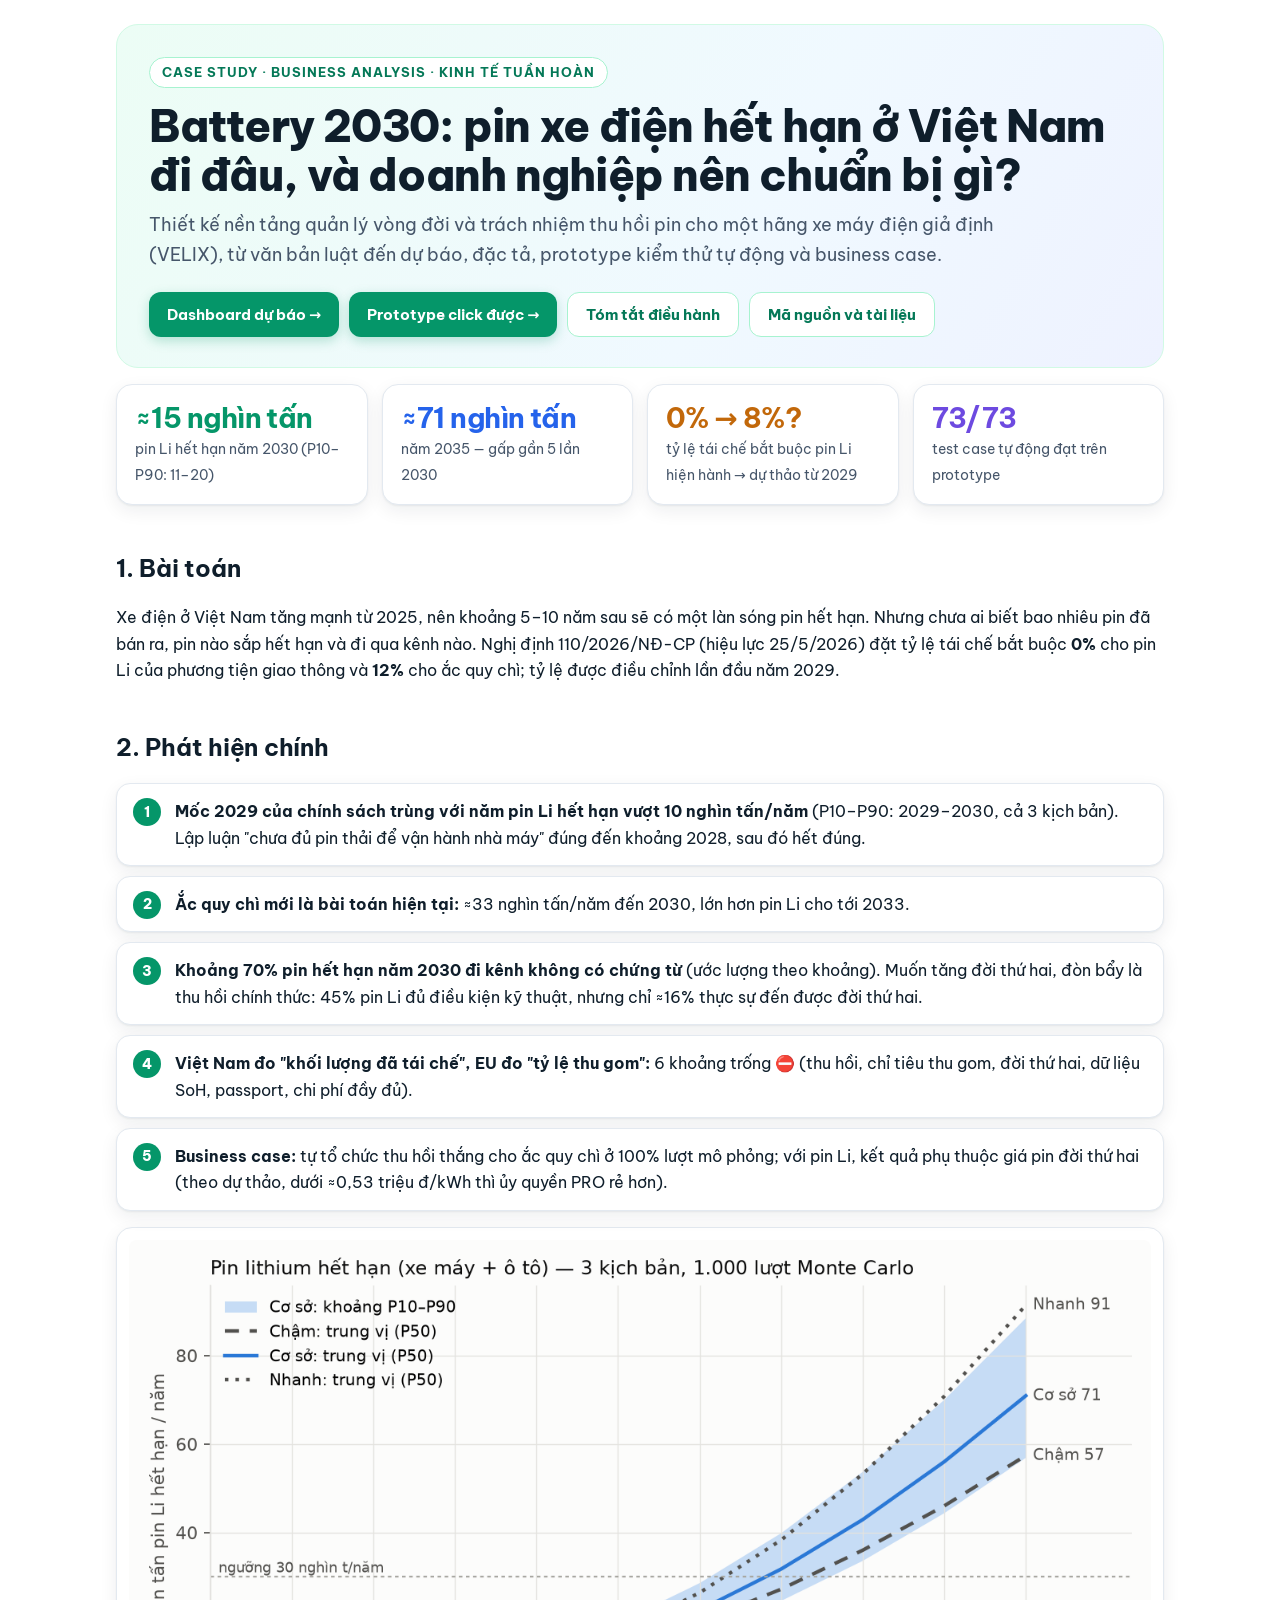
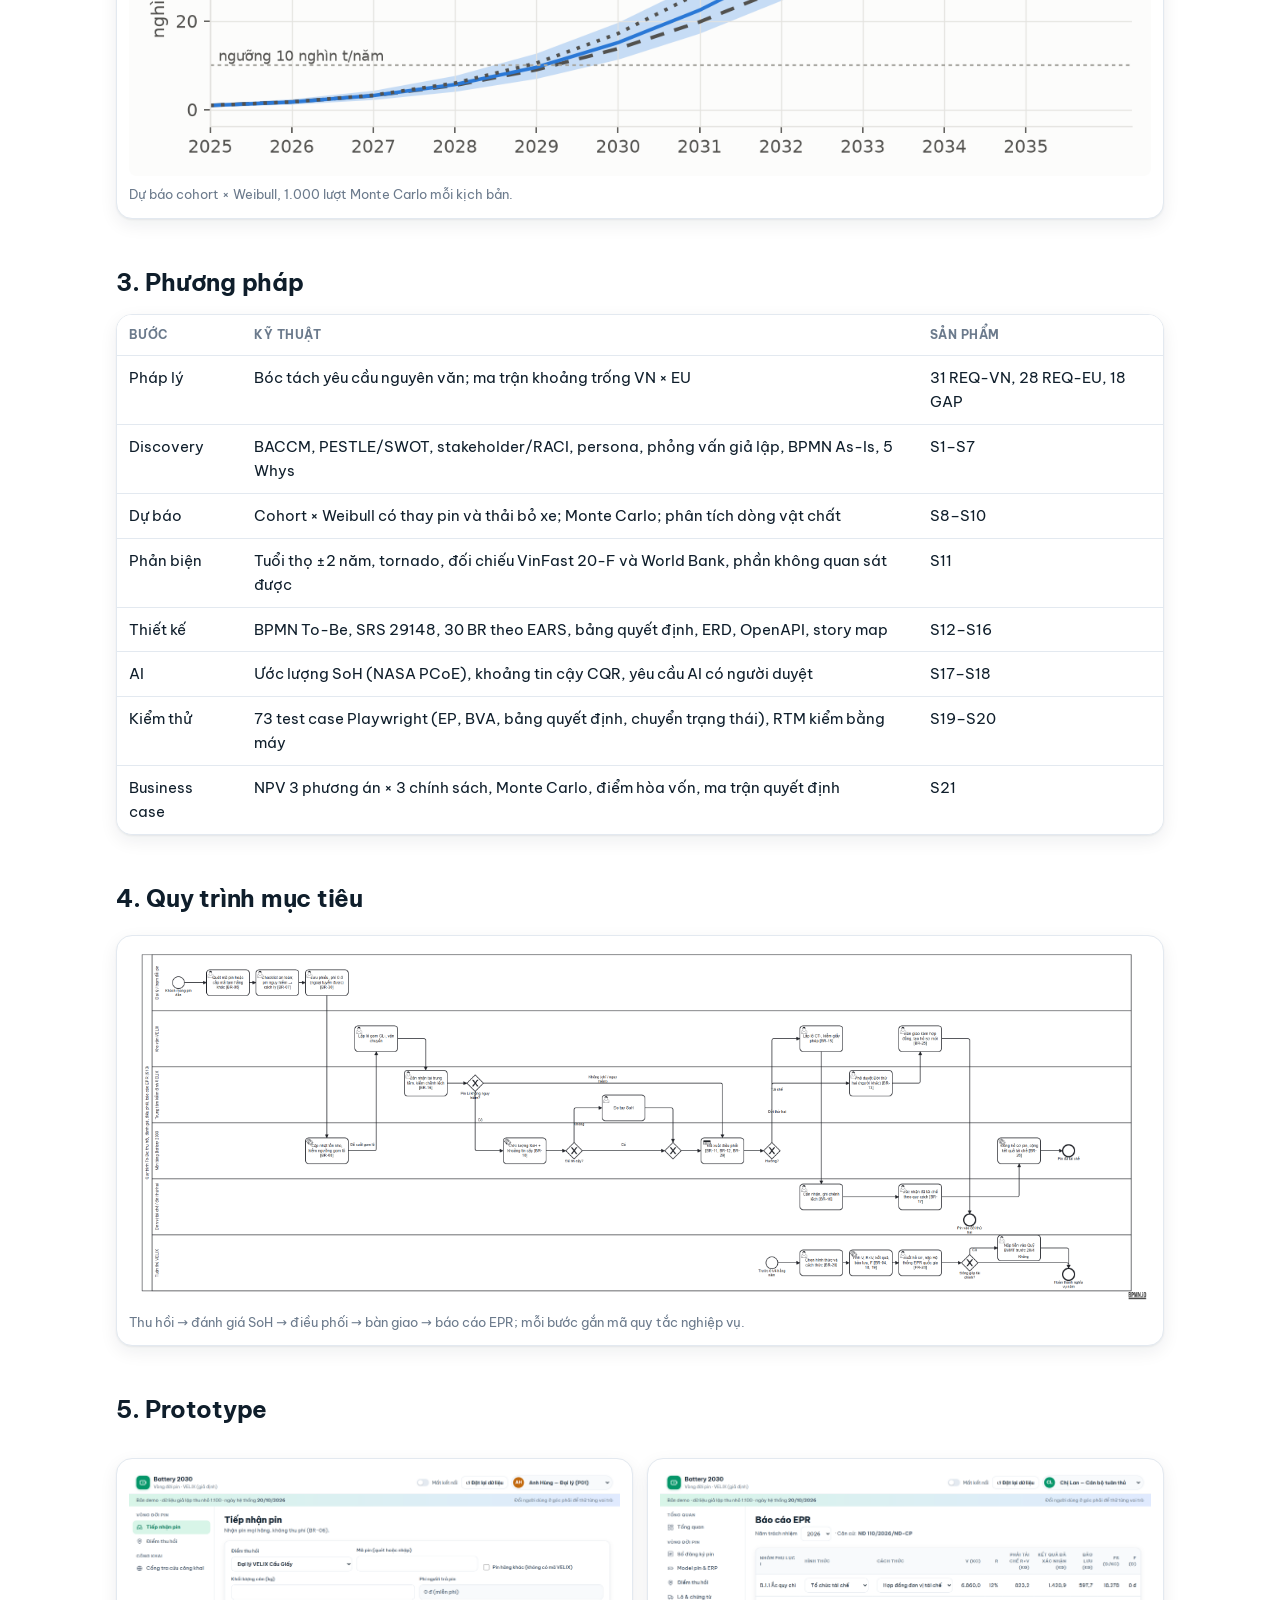
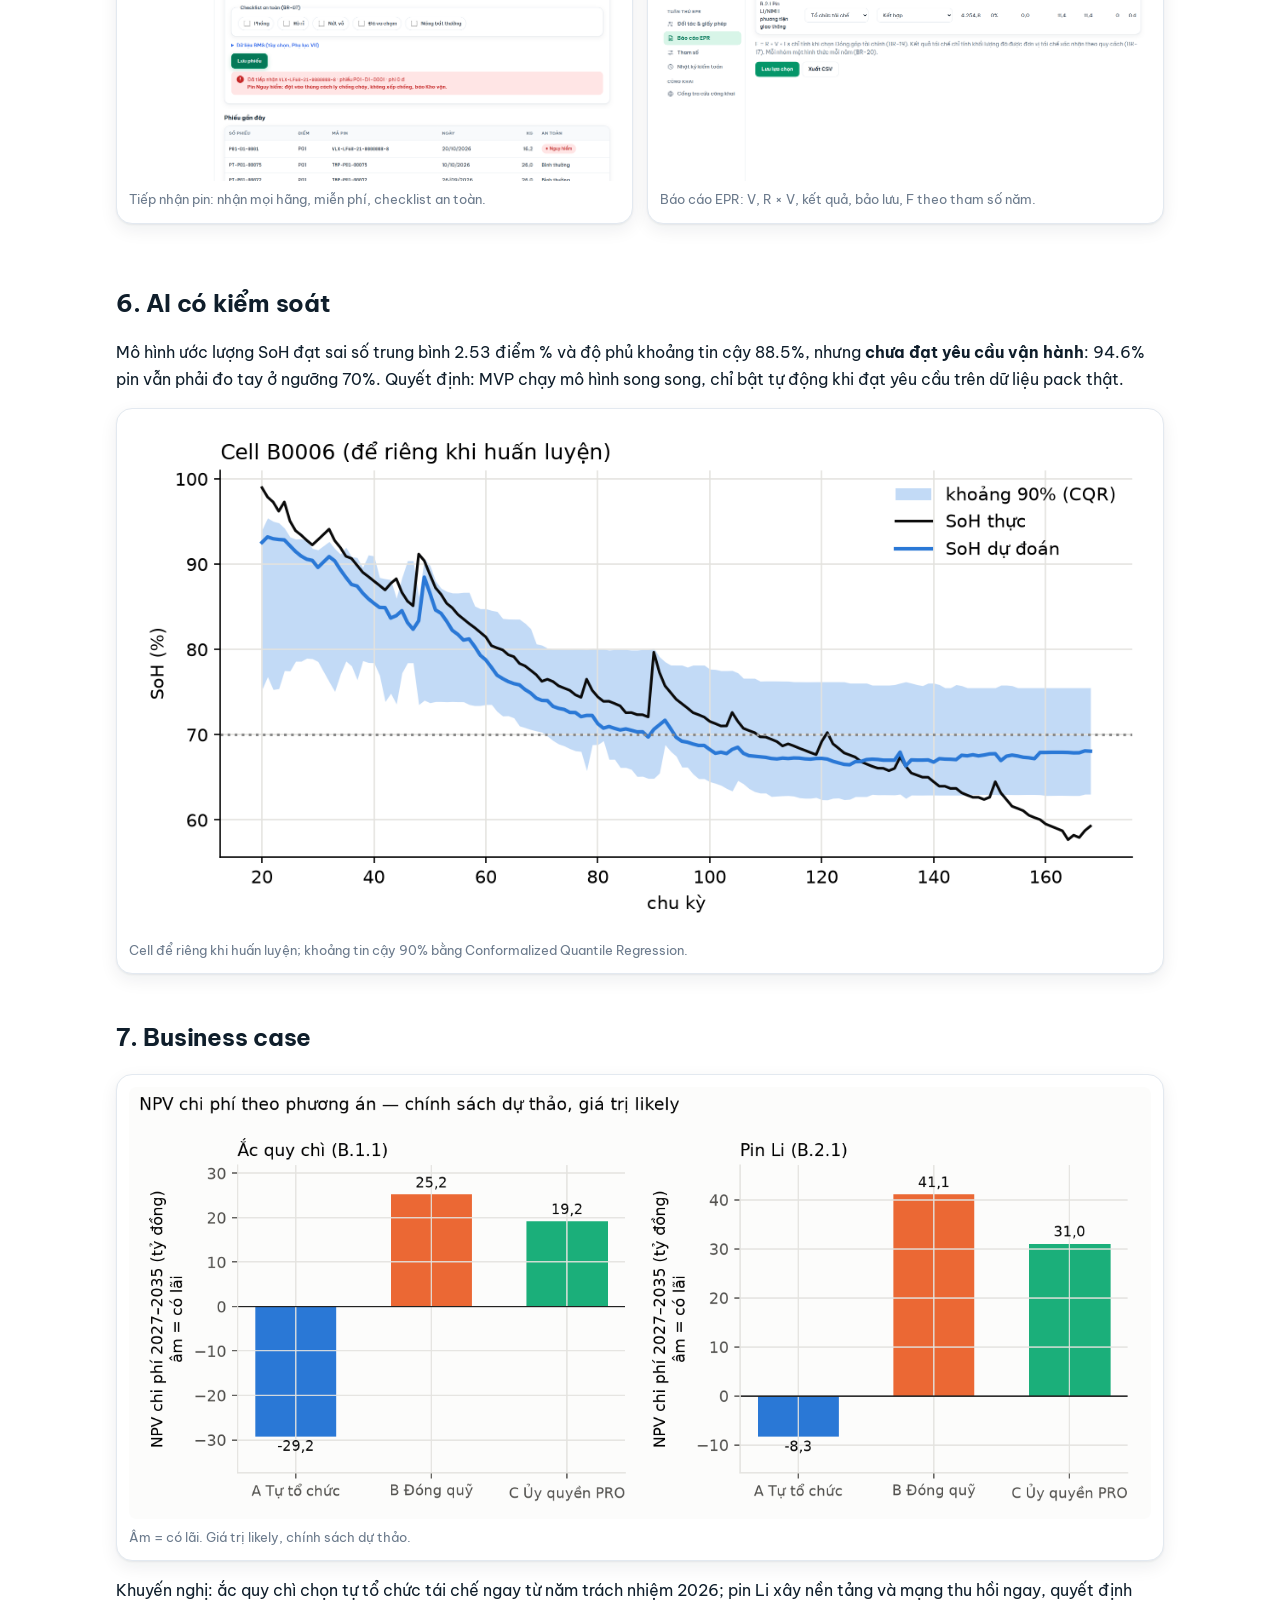
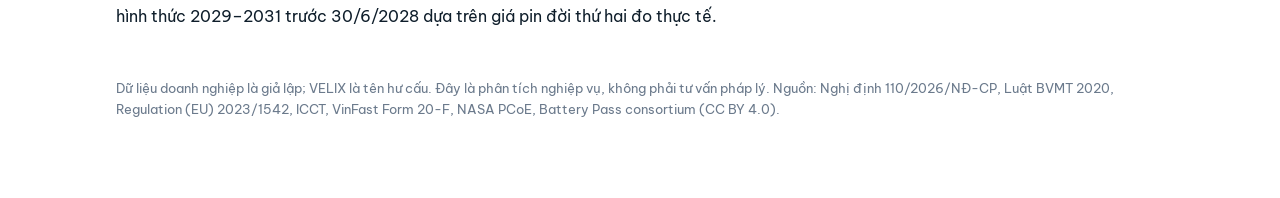
<file: docs/index.html>
<!doctype html><html lang="vi"><head><meta charset="utf-8"><meta name="viewport" content="width=device-width,initial-scale=1">
<title>Battery 2030 — Case study</title><link rel="stylesheet" href="https://fonts.googleapis.com/css2?family=Be+Vietnam+Pro:wght@400;600;700;800&display=swap"><style>:root{--bg:#ffffff;--panel:#fff;--ink:#0f1e2b;--ink2:#46566a;--muted:#6b7a8c;--line:#e3e9f0;--accent:#059669;--accent-ink:#047857;--soft:#d8f5e8;--blue:#2563eb;--blue-soft:#e0eaff;--amber:#c2680a;--amber-soft:#fff1d6;--violet:#6d4ae0;--violet-soft:#ece7ff;--shadow:0 1px 2px rgba(15,30,43,.06),0 6px 18px rgba(15,30,43,.07);color-scheme:light}
*{box-sizing:border-box}body{margin:0;background:var(--bg);color:var(--ink);font:16px/1.65 "Be Vietnam Pro",system-ui,"Segoe UI",Arial,sans-serif}
.wrap{max-width:1080px;margin:0 auto;padding:24px 16px 64px}
header.hero{padding:32px 32px 30px;border-radius:22px;color:var(--ink);background:linear-gradient(120deg,#ecfdf5 0%,#f0f9ff 60%,#eef2ff 100%);border:1px solid #d1fae5}
.eyebrow{display:inline-block;font-size:12.5px;letter-spacing:.08em;text-transform:uppercase;font-weight:700;color:var(--accent-ink);background:#fff;border:1px solid #a7f3d0;padding:4px 12px;border-radius:999px}
h1{font-size:clamp(28px,4.6vw,44px);line-height:1.12;margin:14px 0 10px;letter-spacing:-.02em;font-weight:800;text-wrap:balance}
header.hero p.lead{color:var(--ink2)}
h2{font-size:24px;margin:44px 0 12px;letter-spacing:-.01em;text-wrap:balance}h3{font-size:17px;margin:20px 0 6px}
p.lead{font-size:18px;color:var(--ink2);max-width:72ch;margin:0}
.links{display:flex;gap:10px;flex-wrap:wrap;margin:22px 0 0}
.links a{display:inline-flex;align-items:center;gap:6px;padding:10px 18px;border-radius:12px;background:var(--accent);color:#fff;text-decoration:none;font-weight:700;font-size:14.5px;box-shadow:0 4px 12px rgba(5,150,105,.25);transition:transform .12s}
.links a:hover{transform:translateY(-1px)}.links a.ghost{background:#fff;color:var(--accent-ink);border:1px solid #a7f3d0;box-shadow:none}
.kpis{display:grid;grid-template-columns:repeat(auto-fit,minmax(210px,1fr));gap:14px;margin:16px 0 10px}
.kpi{background:var(--panel);border:1px solid var(--line);border-radius:16px;padding:16px 18px;box-shadow:var(--shadow)}
.kpi b{display:block;font-size:28px;letter-spacing:-.02em;line-height:1.2}.kpi span{color:var(--ink2);font-size:14px}
.kpi:nth-child(1) b{color:var(--accent)}.kpi:nth-child(2) b{color:var(--blue)}.kpi:nth-child(3) b{color:var(--amber)}.kpi:nth-child(4) b{color:var(--violet)}
figure{margin:16px 0;background:var(--panel);border:1px solid var(--line);border-radius:16px;padding:12px;box-shadow:var(--shadow)}
figure img{width:100%;height:auto;display:block;border-radius:8px}figcaption{font-size:13px;color:var(--muted);margin-top:8px}
table{border-collapse:collapse;width:100%;font-size:14.5px;background:var(--panel)}th,td{border-bottom:1px solid var(--line);padding:10px 12px;text-align:left;vertical-align:top}
th{font-size:12px;text-transform:uppercase;letter-spacing:.04em;color:var(--muted);background:var(--bg)}tr:last-child td{border-bottom:0}
.tw{overflow-x:auto;border:1px solid var(--line);border-radius:16px;box-shadow:var(--shadow);background:var(--panel)}
ol.steps{padding-left:0;list-style:none;counter-reset:s;display:grid;gap:10px}ol.steps li{counter-increment:s;position:relative;background:var(--panel);border:1px solid var(--line);border-radius:14px;padding:14px 16px 14px 58px;box-shadow:var(--shadow)}
ol.steps li::before{content:counter(s);position:absolute;left:16px;top:14px;width:28px;height:28px;border-radius:50%;display:grid;place-items:center;font-weight:800;font-size:14px;color:#fff;background:var(--accent)}
.note{font-size:13px;color:var(--muted)}a{color:var(--blue)}footer{margin-top:48px;font-size:13px;color:var(--muted)}
.grid2{display:grid;grid-template-columns:repeat(auto-fit,minmax(300px,1fr));gap:14px}.chart{background:var(--panel);border:1px solid var(--line);border-radius:16px;min-height:390px;box-shadow:var(--shadow);overflow:hidden}
.kpis.flat{margin:0 0 14px}
.bar{display:inline-flex;gap:4px;padding:4px;margin:22px 0 14px;background:var(--panel);border:1px solid var(--line);border-radius:12px;box-shadow:var(--shadow)}
.bar button{font:inherit;font-size:14px;font-weight:600;padding:8px 18px;border:0;border-radius:9px;background:transparent;color:var(--ink2);cursor:pointer}
.bar button[aria-pressed=true]{background:var(--accent);color:#fff}.bar button:focus-visible{outline:2px solid var(--blue);outline-offset:2px}</style></head><body><div class="wrap">
<header class="hero"><div class="eyebrow">Case study · Business Analysis · Kinh tế tuần hoàn</div>
<h1>Battery 2030: pin xe điện hết hạn ở Việt Nam đi đâu, và doanh nghiệp nên chuẩn bị gì?</h1>
<p class="lead">Thiết kế nền tảng quản lý vòng đời và trách nhiệm thu hồi pin cho một hãng xe máy điện giả định (VELIX), từ văn bản luật đến dự báo, đặc tả, prototype kiểm thử tự động và business case.</p>
<div class="links"><a href="forecast.html">Dashboard dự báo →</a><a href="prototype/index.html">Prototype click được →</a><a class="ghost" href="https://github.com/taint7684/battery-2030-ba/blob/main/08-package/S22-executive-summary.md">Tóm tắt điều hành</a><a class="ghost" href="https://github.com/taint7684/battery-2030-ba">Mã nguồn và tài liệu</a></div></header>
<div class="kpis">
<div class="kpi"><b>≈15 nghìn tấn</b><span>pin Li hết hạn năm 2030 (P10–P90: 11–20)</span></div>
<div class="kpi"><b>≈71 nghìn tấn</b><span>năm 2035 — gấp gần 5 lần 2030</span></div>
<div class="kpi"><b>0% → 8%?</b><span>tỷ lệ tái chế bắt buộc pin Li hiện hành → dự thảo từ 2029</span></div>
<div class="kpi"><b>73/73</b><span>test case tự động đạt trên prototype</span></div></div>

<h2>1. Bài toán</h2>
<p>Xe điện ở Việt Nam tăng mạnh từ 2025, nên khoảng 5–10 năm sau sẽ có một làn sóng pin hết hạn. Nhưng chưa ai biết bao nhiêu pin đã bán ra, pin nào sắp hết hạn và đi qua kênh nào. Nghị định 110/2026/NĐ-CP (hiệu lực 25/5/2026) đặt tỷ lệ tái chế bắt buộc <b>0%</b> cho pin Li của phương tiện giao thông và <b>12%</b> cho ắc quy chì; tỷ lệ được điều chỉnh lần đầu năm 2029.</p>

<h2>2. Phát hiện chính</h2>
<ol class="steps">
<li><b>Mốc 2029 của chính sách trùng với năm pin Li hết hạn vượt 10 nghìn tấn/năm</b> (P10–P90: 2029–2030, cả 3 kịch bản). Lập luận "chưa đủ pin thải để vận hành nhà máy" đúng đến khoảng 2028, sau đó hết đúng.</li>
<li><b>Ắc quy chì mới là bài toán hiện tại:</b> ≈33 nghìn tấn/năm đến 2030, lớn hơn pin Li cho tới 2033.</li>
<li><b>Khoảng 70% pin hết hạn năm 2030 đi kênh không có chứng từ</b> (ước lượng theo khoảng). Muốn tăng đời thứ hai, đòn bẩy là thu hồi chính thức: 45% pin Li đủ điều kiện kỹ thuật, nhưng chỉ ≈16% thực sự đến được đời thứ hai.</li>
<li><b>Việt Nam đo "khối lượng đã tái chế", EU đo "tỷ lệ thu gom":</b> 6 khoảng trống ⛔ (thu hồi, chỉ tiêu thu gom, đời thứ hai, dữ liệu SoH, passport, chi phí đầy đủ).</li>
<li><b>Business case:</b> tự tổ chức thu hồi thắng cho ắc quy chì ở 100% lượt mô phỏng; với pin Li, kết quả phụ thuộc giá pin đời thứ hai (theo dự thảo, dưới ≈0,53 triệu đ/kWh thì ủy quyền PRO rẻ hơn).</li></ol>
<figure><img src="img/fig-li-fan.png" alt="Dự báo pin Li hết hạn 2025–2035, ba kịch bản"><figcaption>Dự báo cohort × Weibull, 1.000 lượt Monte Carlo mỗi kịch bản.</figcaption></figure>

<h2>3. Phương pháp</h2>
<div class="tw"><table><tr><th>Bước</th><th>Kỹ thuật</th><th>Sản phẩm</th></tr>
<tr><td>Pháp lý</td><td>Bóc tách yêu cầu nguyên văn; ma trận khoảng trống VN × EU</td><td>31 REQ-VN, 28 REQ-EU, 18 GAP</td></tr>
<tr><td>Discovery</td><td>BACCM, PESTLE/SWOT, stakeholder/RACI, persona, phỏng vấn giả lập, BPMN As-Is, 5 Whys</td><td>S1–S7</td></tr>
<tr><td>Dự báo</td><td>Cohort × Weibull có thay pin và thải bỏ xe; Monte Carlo; phân tích dòng vật chất</td><td>S8–S10</td></tr>
<tr><td>Phản biện</td><td>Tuổi thọ ±2 năm, tornado, đối chiếu VinFast 20-F và World Bank, phần không quan sát được</td><td>S11</td></tr>
<tr><td>Thiết kế</td><td>BPMN To-Be, SRS 29148, 30 BR theo EARS, bảng quyết định, ERD, OpenAPI, story map</td><td>S12–S16</td></tr>
<tr><td>AI</td><td>Ước lượng SoH (NASA PCoE), khoảng tin cậy CQR, yêu cầu AI có người duyệt</td><td>S17–S18</td></tr>
<tr><td>Kiểm thử</td><td>73 test case Playwright (EP, BVA, bảng quyết định, chuyển trạng thái), RTM kiểm bằng máy</td><td>S19–S20</td></tr>
<tr><td>Business case</td><td>NPV 3 phương án × 3 chính sách, Monte Carlo, điểm hòa vốn, ma trận quyết định</td><td>S21</td></tr></table></div>

<h2>4. Quy trình mục tiêu</h2>
<figure><img src="img/to-be.png" alt="BPMN quy trình To-Be"><figcaption>Thu hồi → đánh giá SoH → điều phối → bàn giao → báo cáo EPR; mỗi bước gắn mã quy tắc nghiệp vụ.</figcaption></figure>

<h2>5. Prototype</h2>
<div class="grid2"><figure><img src="img/04-tiep-nhan.png" alt="Màn tiếp nhận pin"><figcaption>Tiếp nhận pin: nhận mọi hãng, miễn phí, checklist an toàn.</figcaption></figure>
<figure><img src="img/10-bao-cao-epr.png" alt="Màn báo cáo EPR"><figcaption>Báo cáo EPR: V, R × V, kết quả, bảo lưu, F theo tham số năm.</figcaption></figure></div>

<h2>6. AI có kiểm soát</h2>
<p>Mô hình ước lượng SoH đạt sai số trung bình 2.53 điểm % và độ phủ khoảng tin cậy 88.5%, nhưng <b>chưa đạt yêu cầu vận hành</b>: 94.6% pin vẫn phải đo tay ở ngưỡng 70%. Quyết định: MVP chạy mô hình song song, chỉ bật tự động khi đạt yêu cầu trên dữ liệu pack thật.</p>
<figure><img src="img/fig-pred-b0006.png" alt="Dự đoán SoH và khoảng tin cậy"><figcaption>Cell để riêng khi huấn luyện; khoảng tin cậy 90% bằng Conformalized Quantile Regression.</figcaption></figure>

<h2>7. Business case</h2>
<figure><img src="img/fig-npv.png" alt="NPV chi phí theo phương án"><figcaption>Âm = có lãi. Giá trị likely, chính sách dự thảo.</figcaption></figure>
<p>Khuyến nghị: ắc quy chì chọn tự tổ chức tái chế ngay từ năm trách nhiệm 2026; pin Li xây nền tảng và mạng thu hồi ngay, quyết định hình thức 2029–2031 trước 30/6/2028 dựa trên giá pin đời thứ hai đo thực tế.</p>

<footer><p>Dữ liệu doanh nghiệp là giả lập; VELIX là tên hư cấu. Đây là phân tích nghiệp vụ, không phải tư vấn pháp lý. Nguồn: Nghị định 110/2026/NĐ-CP, Luật BVMT 2020, Regulation (EU) 2023/1542, ICCT, VinFast Form 20-F, NASA PCoE, Battery Pass consortium (CC BY 4.0).</p></footer>
</div></body></html>
</file>
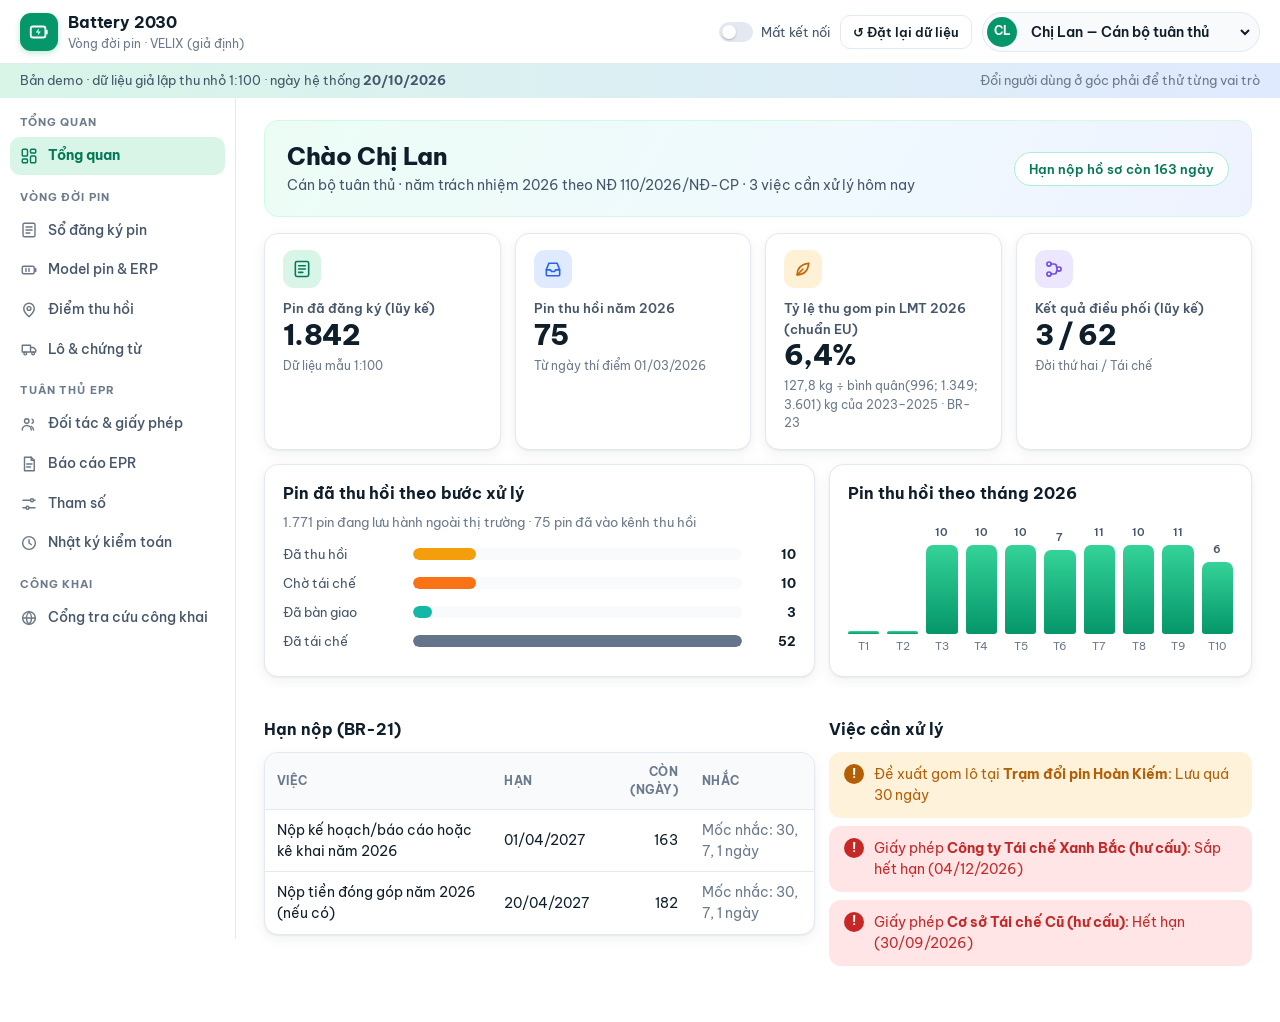
<file: docs/prototype/index.html>
<!doctype html>
<html lang="vi">
<head>
<meta charset="utf-8">
<meta name="viewport" content="width=device-width,initial-scale=1">
<title>Battery 2030 — Prototype</title>
<link rel="preconnect" href="https://fonts.googleapis.com">
<link rel="stylesheet" href="https://fonts.googleapis.com/css2?family=Be+Vietnam+Pro:wght@400;500;600;700;800&family=JetBrains+Mono:wght@500&display=swap">
<link rel="stylesheet" href="styles.css?v=20261020c">
</head>
<body>
<header class="top">
  <a class="brand" href="#/" aria-label="Battery 2030 — về trang đầu">
    <span class="logo" aria-hidden="true"><svg viewBox="0 0 24 24" width="22" height="22"><rect x="3" y="6" width="16" height="12" rx="2.5" fill="none" stroke="currentColor" stroke-width="2"/><rect x="19.5" y="9.5" width="2" height="5" rx="1" fill="currentColor"/><path d="M11.5 8.5 8.5 12.5h3l-1 3.5 3.5-4.5h-3l1-3z" fill="currentColor"/></svg></span>
    <span><b>Battery 2030</b><small>Vòng đời pin · VELIX (giả định)</small></span>
  </a>
  <div class="who">
    <label class="net" title="Mô phỏng thiết bị đại lý mất mạng"><input type="checkbox" id="offline" data-testid="offline-toggle"><span class="switch" aria-hidden="true"></span> Mất kết nối</label>
    <button type="button" id="reset" class="ghost sm" data-testid="reset" title="Khôi phục dữ liệu mẫu ban đầu">↺ Đặt lại dữ liệu</button>
    <div class="user">
      <span class="avatar" id="avatar" aria-hidden="true"></span>
      <label class="sr" for="user">Người dùng (demo)</label>
      <select id="user" data-testid="user-select" title="Đổi vai trò để xem quyền khác nhau"></select>
    </div>
  </div>
</header>
<div class="banner"><span>Bản demo · dữ liệu giả lập thu nhỏ 1:100 · ngày hệ thống <b id="today"></b></span><span class="hint">Đổi người dùng ở góc phải để thử từng vai trò</span></div>
<div class="layout">
  <nav id="nav" aria-label="Chức năng"></nav>
  <main id="main" tabindex="-1"></main>
</div>
<div id="toast" role="status" aria-live="polite"></div>
<script src="data.js?v=20261020c"></script>
<script src="domain.js?v=20261020c"></script>
<script src="app.js?v=20261020c"></script>
</body>
</html>
</file>
<file: docs/prototype/styles.css>
/* Battery 2030 — giao dien sang, mau xanh nang luong sach; menu trai co bieu tuong, the noi dung bo goc mem */
:root{
  --bg:#ffffff; --panel:#ffffff; --panel-2:#f8fafc; --ink:#0f1e2b; --ink2:#46566a; --muted:#6b7a8c; --line:#e3e9f0;
  --brand:#059669; --brand-ink:#047857; --brand-soft:#d8f5e8; --brand-glow:#34d399;
  --blue:#2563eb; --blue-soft:#e0eaff; --amber:#c2680a; --amber-soft:#fff1d6; --red:#d22f2f; --red-soft:#ffe4e4; --violet:#6d4ae0; --violet-soft:#ece7ff;
  --ok:#0f8a5f; --ok-soft:#dcf7ea; --warn:#b45f06; --warn-soft:#fff2db; --bad:#c62828; --bad-soft:#ffe5e5;
  --shadow:0 1px 2px rgba(15,30,43,.06),0 4px 14px rgba(15,30,43,.06);
  --radius:14px; --f:"Be Vietnam Pro",system-ui,"Segoe UI",Arial,sans-serif; --mono:"JetBrains Mono",Consolas,monospace;
  font:15px/1.55 var(--f);color:var(--ink);color-scheme:light}
*{box-sizing:border-box}
body{margin:0;background:var(--bg)}
.sr{position:absolute;width:1px;height:1px;overflow:hidden;clip:rect(0 0 0 0)}
[hidden]{display:none!important}

/* Thanh tren */
.top{position:sticky;top:0;z-index:20;display:flex;justify-content:space-between;align-items:center;gap:12px;flex-wrap:wrap;padding:10px 20px;background:var(--panel);border-bottom:1px solid var(--line)}
.brand{display:flex;gap:10px;align-items:center;color:var(--ink);text-decoration:none}
.brand b{display:block;font-size:16px;letter-spacing:-.01em}.brand small{display:block;color:var(--muted);font-size:12px}
.logo{width:38px;height:38px;border-radius:11px;display:grid;place-items:center;color:#fff;background:var(--brand);box-shadow:0 2px 6px rgba(5,150,105,.25)}
.who{display:flex;gap:10px;align-items:center;flex-wrap:wrap}
.user{display:flex;align-items:center;gap:8px;padding:4px 6px 4px 4px;border:1px solid var(--line);border-radius:999px;background:var(--panel-2)}
.user select{border:0;background:transparent;font-weight:600;padding:4px 2px;max-width:240px}
.avatar{width:30px;height:30px;border-radius:50%;display:grid;place-items:center;font-size:12px;font-weight:700;color:#fff;background:var(--blue)}
.net{position:relative;display:flex;align-items:center;gap:8px;font-size:13px;color:var(--ink2);cursor:pointer;user-select:none}
.net input{position:absolute;left:0;top:50%;transform:translateY(-50%);width:34px;height:20px;margin:0;opacity:0;cursor:pointer;z-index:1}
.switch{width:34px;height:20px;border-radius:999px;background:var(--line);position:relative;transition:background .15s}
.switch::after{content:"";position:absolute;top:3px;left:3px;width:14px;height:14px;border-radius:50%;background:#fff;box-shadow:0 1px 2px rgba(0,0,0,.25);transition:transform .15s}
.net input:checked+.switch{background:var(--amber)}.net input:checked+.switch::after{transform:translateX(14px)}
.net input:focus-visible+.switch{outline:2px solid var(--brand);outline-offset:2px}
.banner{display:flex;justify-content:space-between;gap:12px;flex-wrap:wrap;font-size:12.5px;color:var(--ink2);padding:7px 20px;background:linear-gradient(90deg,var(--brand-soft),var(--blue-soft))}
.banner .hint{color:var(--muted)}

/* Bo cuc */
.layout{display:grid;grid-template-columns:236px minmax(0,1fr);min-height:calc(100vh - 96px)}
nav{background:var(--panel);border-right:1px solid var(--line);padding:14px 10px;position:sticky;top:59px;align-self:start;height:calc(100vh - 59px);overflow:auto}
nav .grp{font-size:11px;font-weight:700;letter-spacing:.08em;text-transform:uppercase;color:var(--muted);margin:14px 10px 6px}
nav .grp:first-child{margin-top:2px}
nav a{display:flex;align-items:center;gap:10px;padding:8px 10px;margin:2px 0;border-radius:10px;color:var(--ink2);text-decoration:none;font-weight:500;font-size:14px;transition:background .12s,color .12s}
nav a svg{flex:none;opacity:.8}
nav a:hover,nav a:focus-visible{background:var(--panel-2);color:var(--ink);outline:none}
nav a.on{background:var(--brand-soft);color:var(--brand-ink);font-weight:700}nav a.on svg{opacity:1}
main{padding:22px 28px 48px;min-width:0;max-width:1320px}

/* Tieu de trang */
h1{font-size:24px;line-height:1.25;margin:0 0 4px;letter-spacing:-.015em;font-weight:800}
h1.mono{font-family:var(--mono);font-size:20px;font-weight:600}
h2{font-size:16px;margin:26px 0 10px;font-weight:700}
.sub{color:var(--ink2);margin:0 0 18px;font-size:14px;display:flex;flex-wrap:wrap;gap:6px;align-items:center}
.sub select{margin:0 4px}

/* The va luoi */
.card{background:var(--panel);border:1px solid var(--line);border-radius:var(--radius);padding:16px 18px;margin-bottom:14px;box-shadow:var(--shadow)}
.card h2{margin-top:0}
.grid{display:grid;gap:14px;grid-template-columns:repeat(auto-fit,minmax(220px,1fr))}
.hello{display:flex;justify-content:space-between;align-items:center;gap:16px;flex-wrap:wrap;padding:20px 22px;border-radius:var(--radius);margin-bottom:16px;color:var(--ink);
  background:linear-gradient(120deg,#ecfdf5 0%,#f0f9ff 60%,#eef2ff 100%);border:1px solid #d1fae5}
.hello h1{color:var(--ink);margin:0}.hello p{margin:4px 0 0;color:var(--ink2);font-size:14px}
.hello .pill{background:#fff;border:1px solid #a7f3d0;color:var(--brand-ink);border-radius:999px;padding:6px 14px;font-weight:600;font-size:13px;white-space:nowrap}
.kpi{position:relative;padding-left:18px}
.kpi .ic{width:38px;height:38px;border-radius:11px;display:grid;place-items:center;margin-bottom:10px}
.kpi .v{font-size:28px;font-weight:800;letter-spacing:-.02em;line-height:1.15}.kpi .l{color:var(--ink2);font-size:13px;font-weight:600}
.kpi .f{color:var(--muted);font-size:12px;margin-top:6px}
.c-green .ic{background:var(--brand-soft);color:var(--brand-ink)}.c-blue .ic{background:var(--blue-soft);color:var(--blue)}
.c-amber .ic{background:var(--amber-soft);color:var(--amber)}.c-violet .ic{background:var(--violet-soft);color:var(--violet)}
.two{display:grid;gap:14px;grid-template-columns:minmax(0,1.3fr) minmax(0,1fr)}
.stack{display:flex;height:14px;border-radius:999px;overflow:hidden;background:var(--line);margin:8px 0 12px}
.stack i{display:block;height:100%}
.legend{display:flex;flex-wrap:wrap;gap:6px 14px;font-size:12.5px;color:var(--ink2)}.legend span{display:flex;align-items:center;gap:6px}
.legend b{width:10px;height:10px;border-radius:3px;display:inline-block}
.cols{display:flex;align-items:flex-end;gap:8px;height:140px;padding-top:8px}
.cols div{flex:1;display:flex;flex-direction:column;align-items:center;justify-content:flex-end;gap:4px;height:100%;font-size:11px;color:var(--muted);min-width:0}
.cols i{display:block;width:100%;max-width:34px;border-radius:7px 7px 3px 3px;background:linear-gradient(180deg,var(--brand-glow),var(--brand))}
.cols em{font-style:normal;color:var(--ink2);font-weight:600}

/* Bang */
.tw{overflow-x:auto;border:1px solid var(--line);border-radius:var(--radius);background:var(--panel);box-shadow:var(--shadow)}
table{border-collapse:collapse;width:100%;font-size:13.5px}
th,td{text-align:left;padding:10px 12px;border-bottom:1px solid var(--line);vertical-align:middle}
th{font-size:11.5px;font-weight:700;letter-spacing:.04em;text-transform:uppercase;color:var(--muted);background:var(--panel-2);position:sticky;top:0}
tbody tr:hover td,tr:hover td{background:var(--panel-2)}
td.n,th.n{text-align:right;font-variant-numeric:tabular-nums}tr:last-child td{border-bottom:0}
a.link{color:var(--blue);text-decoration:none;font-weight:500}a.link:hover{text-decoration:underline}

/* Nhan trang thai */
.badge{display:inline-flex;align-items:center;gap:5px;font-size:12px;font-weight:600;padding:3px 10px;border-radius:999px;border:1px solid var(--line);white-space:nowrap;background:var(--panel-2);color:var(--ink2)}
.badge::before{content:"";width:6px;height:6px;border-radius:50%;background:currentColor;opacity:.8}
.b-ok{background:var(--ok-soft);color:var(--ok);border-color:transparent}.b-warn{background:var(--warn-soft);color:var(--warn);border-color:transparent}
.b-bad{background:var(--bad-soft);color:var(--bad);border-color:transparent}.b-info{background:var(--blue-soft);color:var(--blue);border-color:transparent}

/* Bieu mau */
form.row,form .row{display:grid;align-items:end;grid-template-columns:repeat(auto-fit,minmax(200px,1fr));gap:12px;margin-bottom:12px}
label.f{display:flex;flex-direction:column;gap:6px;font-size:12.5px;font-weight:600;color:var(--ink2)}
input,select,textarea{font:inherit;font-size:14px;padding:9px 12px;border:1px solid var(--line);border-radius:10px;background:var(--panel);color:var(--ink);min-width:0;transition:border-color .12s,box-shadow .12s}
input:hover,select:hover{border-color:#c4d0dd}
input:focus,select:focus{outline:none;border-color:var(--brand);box-shadow:0 0 0 3px var(--brand-soft)}
input[disabled],select[disabled]{background:var(--panel-2);color:var(--muted)}
fieldset{border:1px solid var(--line);border-radius:12px;padding:10px 14px 12px;margin:0 0 12px}
legend{font-size:12.5px;font-weight:700;color:var(--ink2);padding:0 6px}
details{margin:4px 0 12px}details summary{cursor:pointer;font-size:13.5px;font-weight:600;color:var(--blue)}
.err{color:var(--bad);font-size:12px;min-height:1em;font-weight:500}
button{font:inherit;font-size:14px;font-weight:600;padding:9px 16px;border-radius:10px;border:1px solid var(--brand);background:var(--brand);color:#fff;cursor:pointer;transition:background .12s,box-shadow .12s,transform .05s}
button:hover{background:var(--brand-ink);box-shadow:0 4px 12px rgba(5,150,105,.25)}button:active{transform:translateY(1px)}
button:focus-visible{outline:2px solid var(--blue);outline-offset:2px}
button.ghost{background:var(--panel);color:var(--ink);border-color:var(--line)}button.ghost:hover{background:var(--panel-2);box-shadow:none;border-color:#c4d0dd}
button.sm{padding:6px 12px;font-size:13px}
button[disabled]{opacity:.45;cursor:not-allowed;box-shadow:none}
button.danger{background:var(--red);border-color:var(--red)}button.danger:hover{background:#b71c1c}
.actions{display:flex;gap:8px;flex-wrap:wrap;align-items:center}
.checks{display:flex;gap:10px;flex-wrap:wrap}
.checks label{display:flex;gap:8px;align-items:center;font-size:13.5px;font-weight:500;color:var(--ink);padding:7px 12px;border:1px solid var(--line);border-radius:999px;background:var(--panel);cursor:pointer}
.checks label:has(input:checked){border-color:var(--red);background:var(--red-soft);color:var(--red)}
.checks input{accent-color:var(--red);width:16px;height:16px}

/* Thong bao */
.alert{position:relative;display:block;border-radius:12px;padding:11px 14px 11px 44px;margin:8px 0;font-size:13.5px;border:1px solid transparent}
.alert::before{position:absolute;left:14px;top:11px;width:20px;height:20px;border-radius:50%;display:grid;place-items:center;font-size:12px;font-weight:800;color:#fff}
.a-bad{background:var(--bad-soft);color:var(--bad)}.a-bad::before{content:"!";background:var(--bad)}
.a-warn{background:var(--warn-soft);color:var(--warn)}.a-warn::before{content:"!";background:var(--warn)}
.a-ok{background:var(--ok-soft);color:var(--ok)}.a-ok::before{content:"✓";background:var(--ok)}
.a-info{background:var(--blue-soft);color:var(--blue)}.a-info::before{content:"i";background:var(--blue)}

/* Dong thoi gian, cap gia tri */
.tl{list-style:none;padding:0;margin:0}
.tl li{position:relative;padding:2px 0 14px 32px}
.tl li::before{content:"";position:absolute;left:5px;top:6px;width:12px;height:12px;border-radius:50%;background:var(--panel);border:3px solid var(--brand)}
.tl li::after{content:"";position:absolute;left:10px;top:20px;bottom:0;width:2px;background:var(--line)}
.tl li:last-child::after{display:none}.tl small{color:var(--muted);margin-left:6px}
dl.kv{display:grid;grid-template-columns:190px minmax(0,1fr);gap:8px 14px;margin:0;font-size:14px}dl.kv dt{color:var(--muted);font-weight:500}dl.kv dd{margin:0;font-weight:500}
.bar{height:8px;background:var(--line);border-radius:999px;overflow:hidden;margin-bottom:3px}.bar i{display:block;height:100%;background:linear-gradient(90deg,var(--brand-glow),var(--brand));border-radius:999px}
#toast{position:fixed;right:20px;bottom:20px;max-width:380px;display:flex;flex-direction:column;gap:8px;z-index:50}
#toast div{background:var(--ink);color:var(--panel);padding:12px 16px;border-radius:12px;font-size:13.5px;box-shadow:0 10px 30px rgba(0,0,0,.25);animation:in .2s ease-out}
@keyframes in{from{transform:translateY(8px);opacity:0}to{transform:none;opacity:1}}
.empty{color:var(--muted);padding:22px;text-align:center}
.muted{color:var(--muted)}.mono{font-family:var(--mono);font-size:12.5px}
@media (prefers-reduced-motion:reduce){*{transition:none!important;animation:none!important}}
@media (max-width:900px){.two{grid-template-columns:minmax(0,1fr)}}
@media (max-width:760px){
  .top{padding:8px 16px}.banner{padding:6px 16px}.banner .hint{display:none}
  .layout{grid-template-columns:minmax(0,1fr)}
  nav{position:static;height:auto;display:flex;overflow-x:auto;gap:4px;border-right:0;border-bottom:1px solid var(--line);padding:8px 12px}
  nav .grp{display:none}nav a{white-space:nowrap;margin:0}
  main{padding:16px}dl.kv{grid-template-columns:minmax(0,1fr)}.user select{max-width:170px}
}
.hbar{display:grid;grid-template-columns:120px minmax(0,1fr) 44px;gap:10px;align-items:center;margin:9px 0;font-size:13px;color:var(--ink2)}
.hbar div{height:12px;background:var(--panel-2);border-radius:999px;overflow:hidden}.hbar i{display:block;height:100%;border-radius:999px}
.hbar b{text-align:right;color:var(--ink);font-variant-numeric:tabular-nums}
.pubsel{color:var(--ink2);min-width:240px}
.pubpt{display:flex;gap:14px;align-items:flex-start}.pubpt .ic{flex:none;width:40px;height:40px;border-radius:12px;display:grid;place-items:center;background:var(--brand-soft);color:var(--brand-ink)}
.pubpt b{font-size:16px}.pubpt .muted{margin:2px 0 8px}
.hello label.f.pubsel{color:var(--ink2)}
</file>
